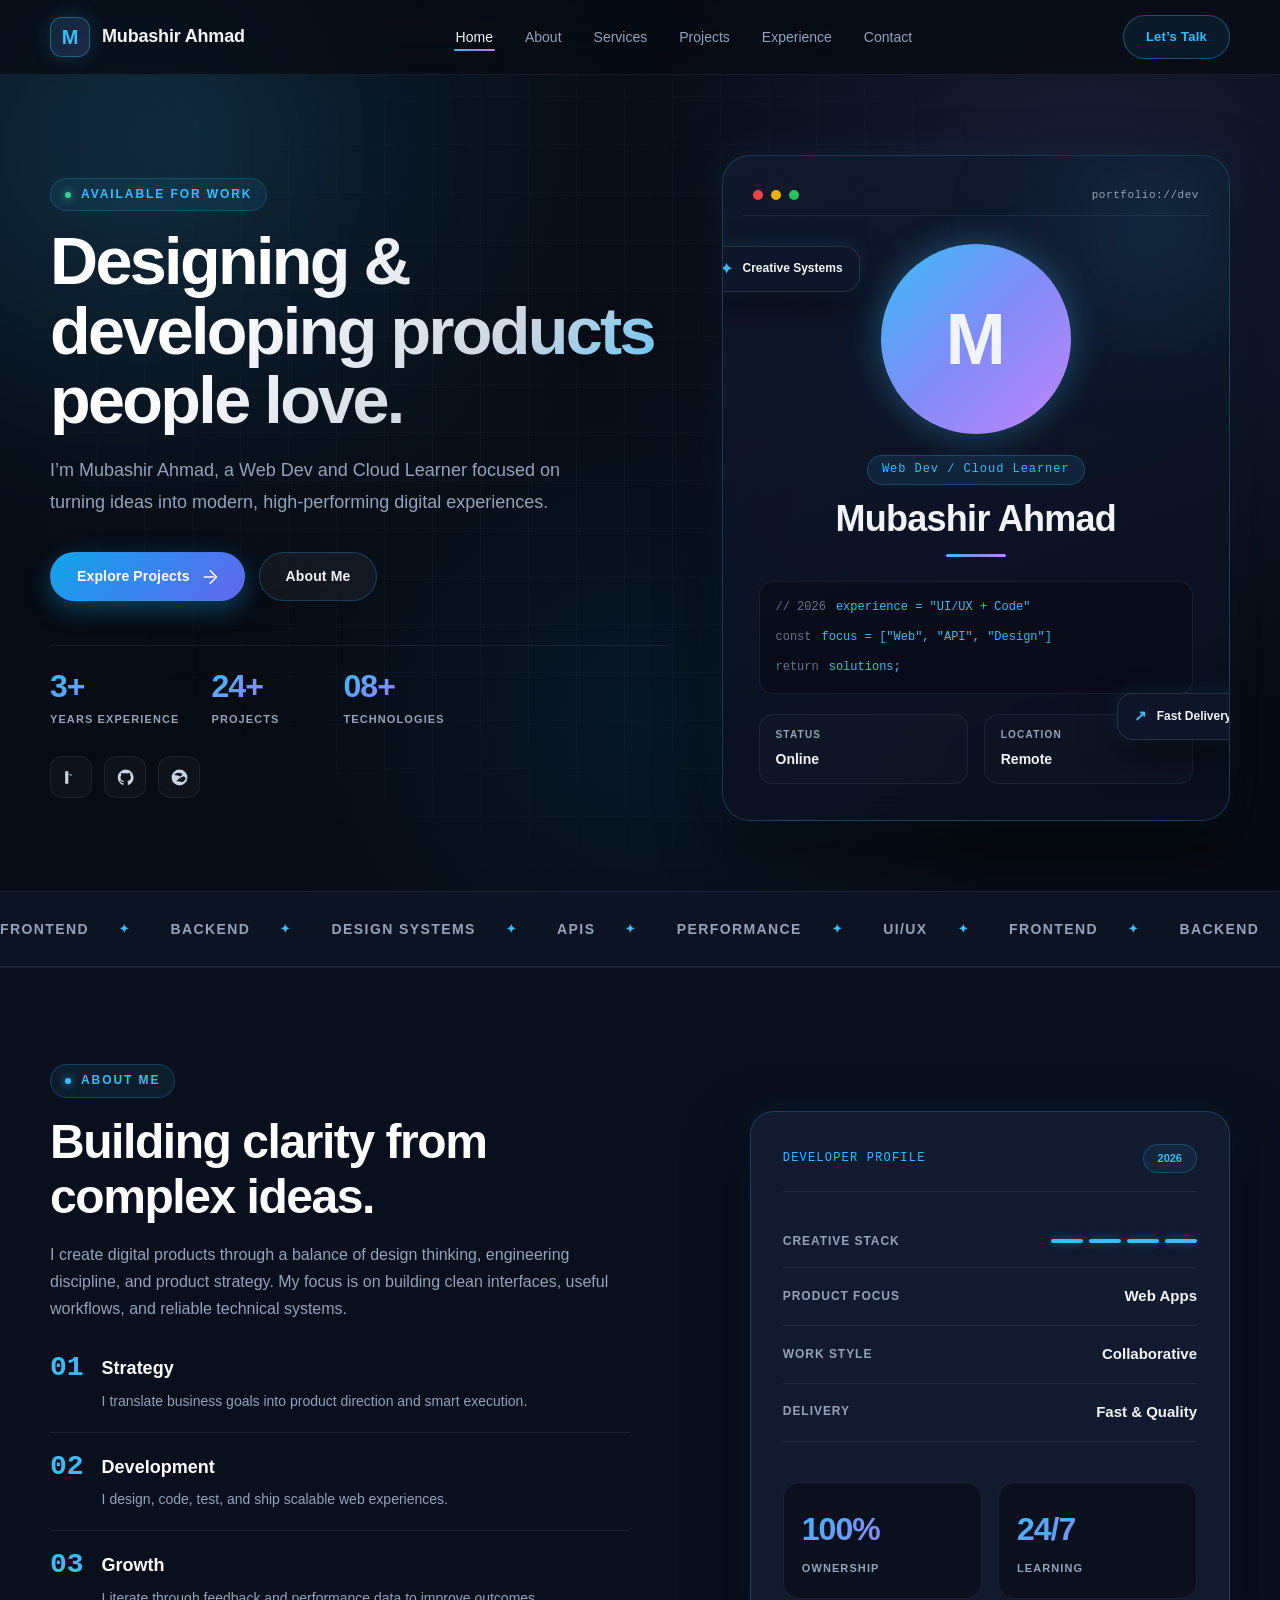
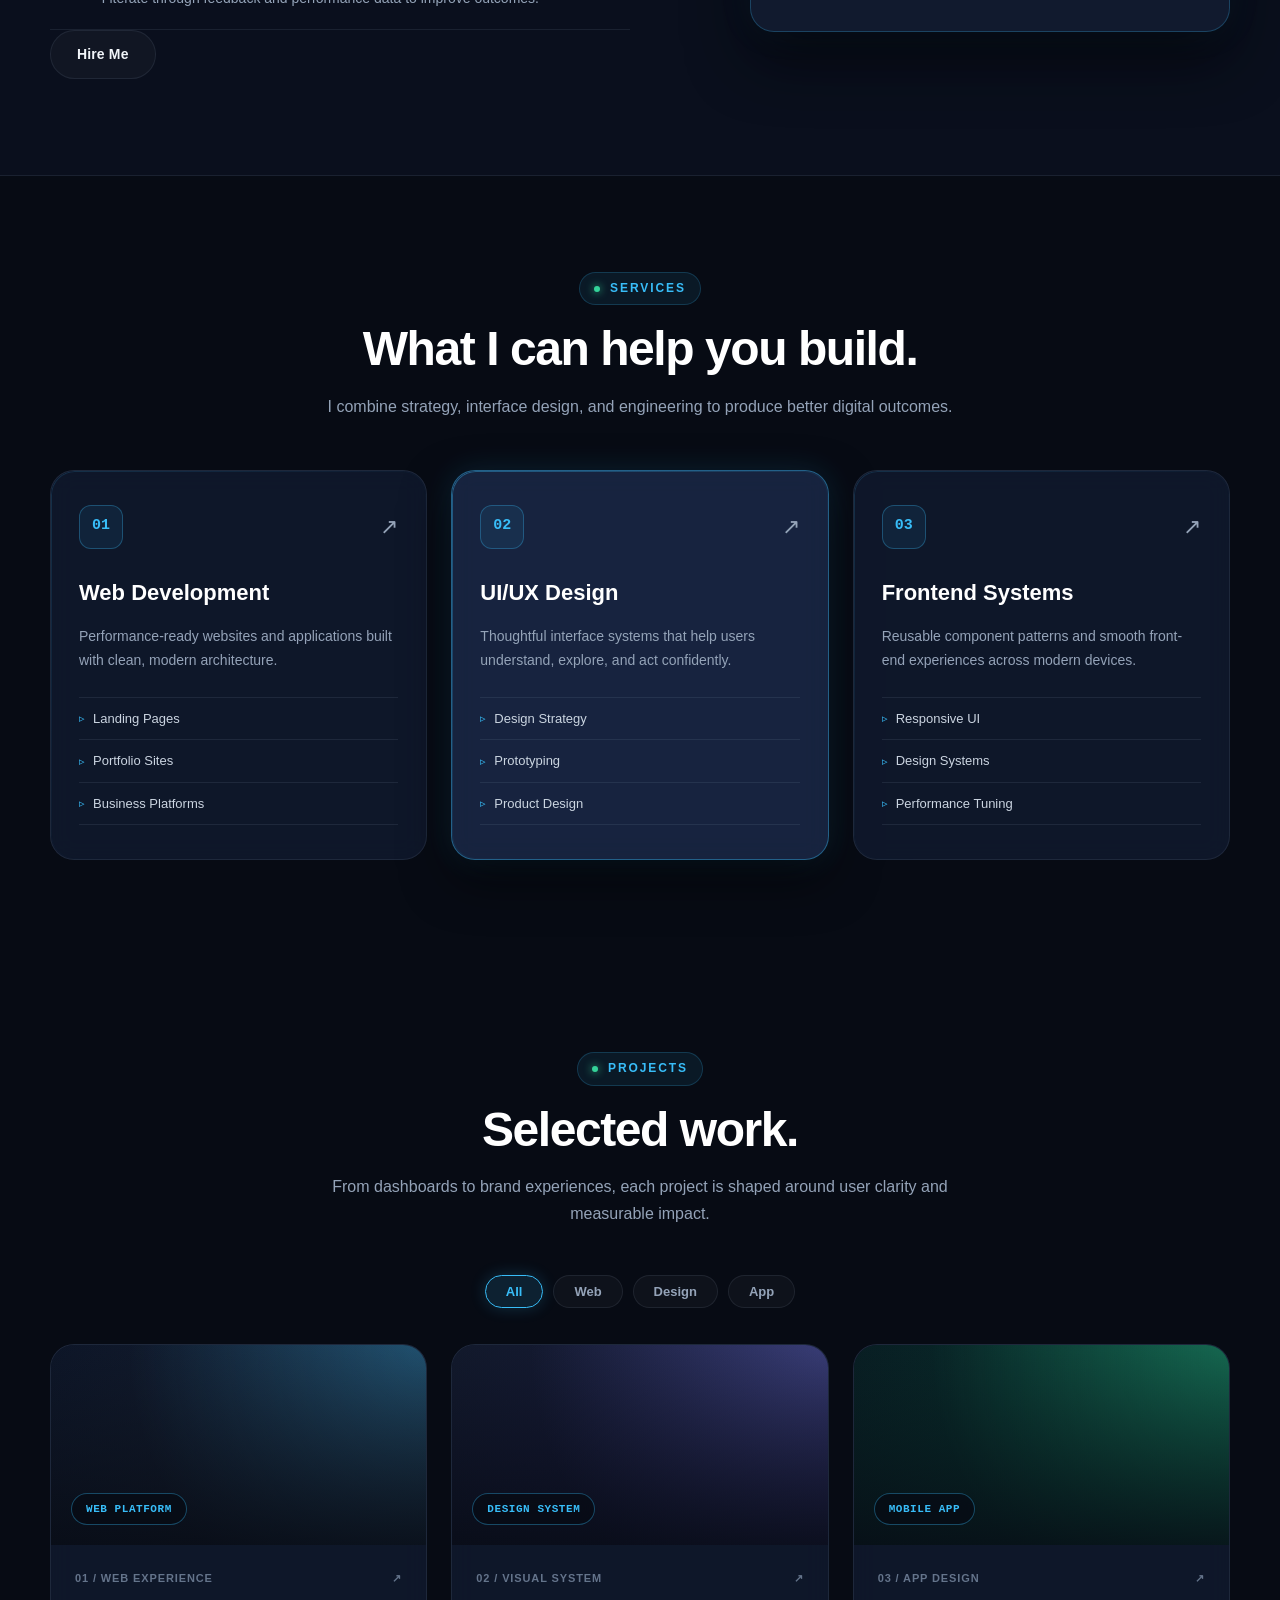
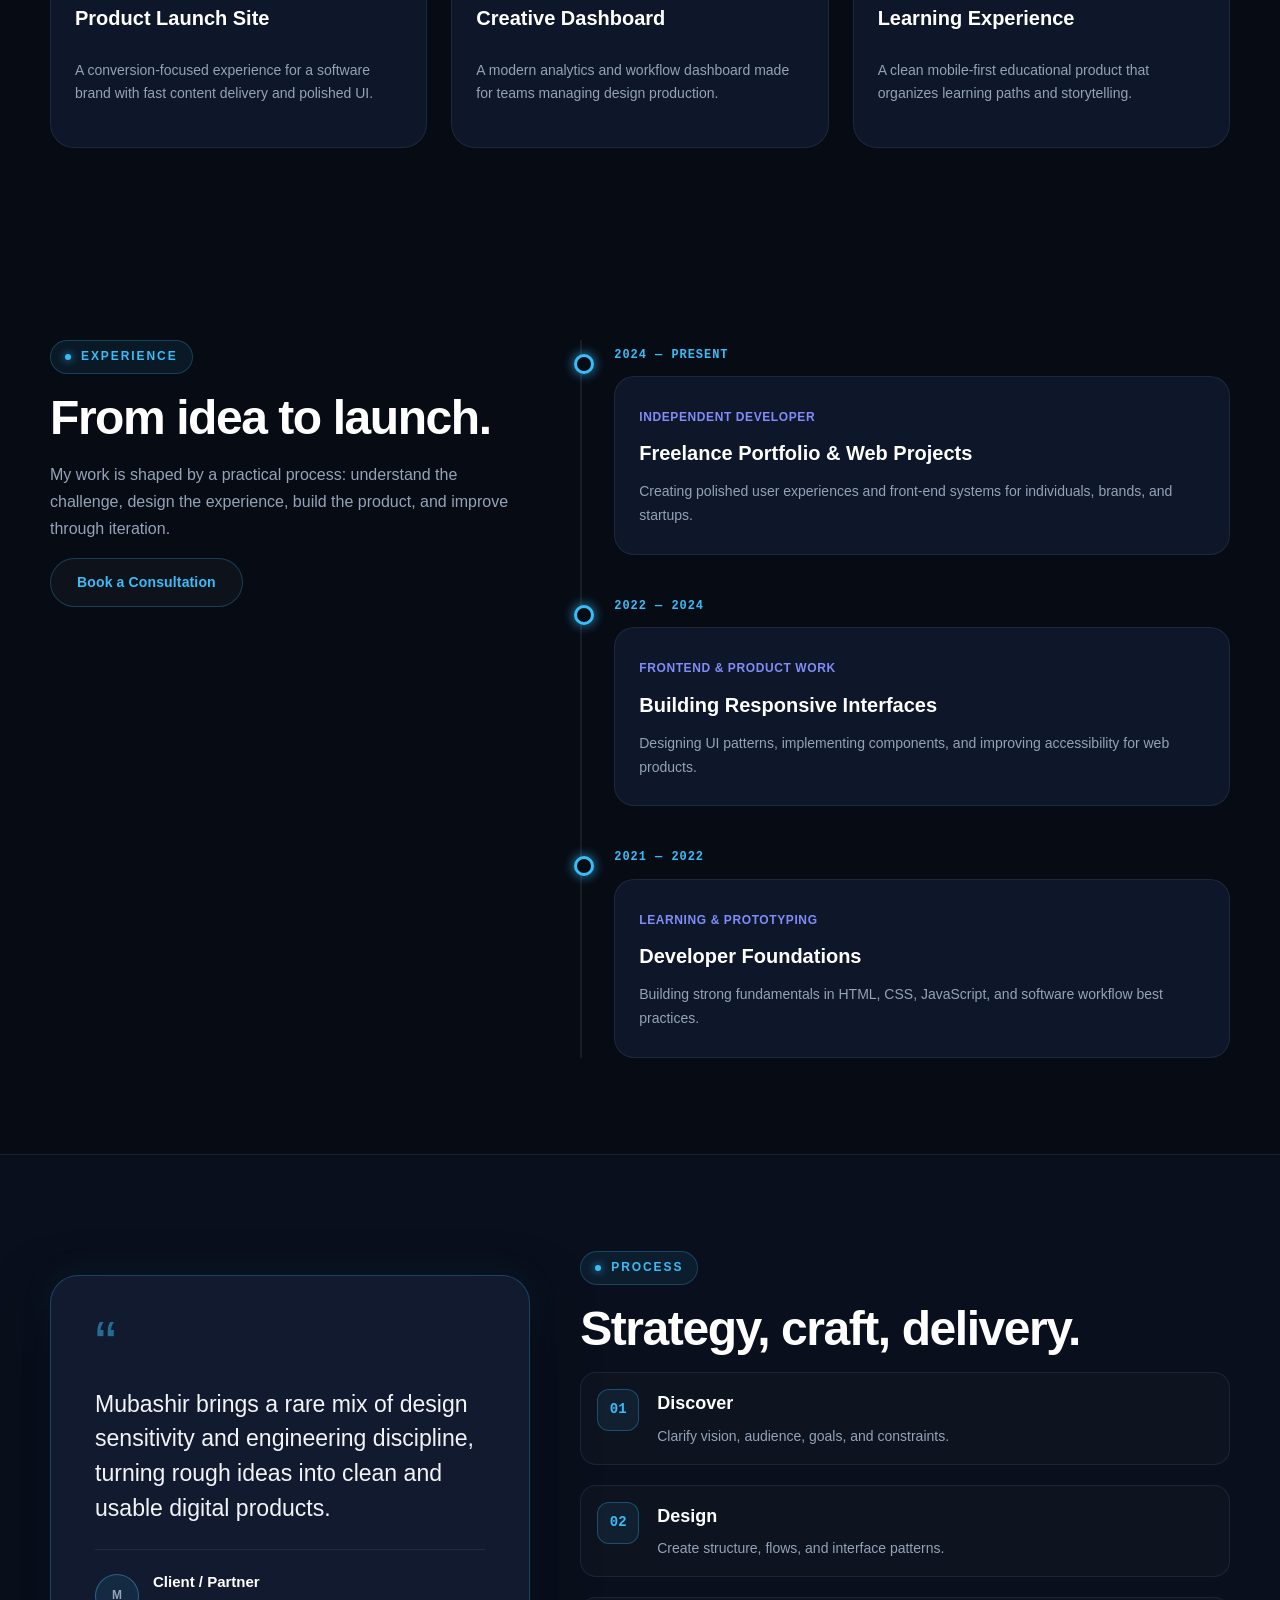
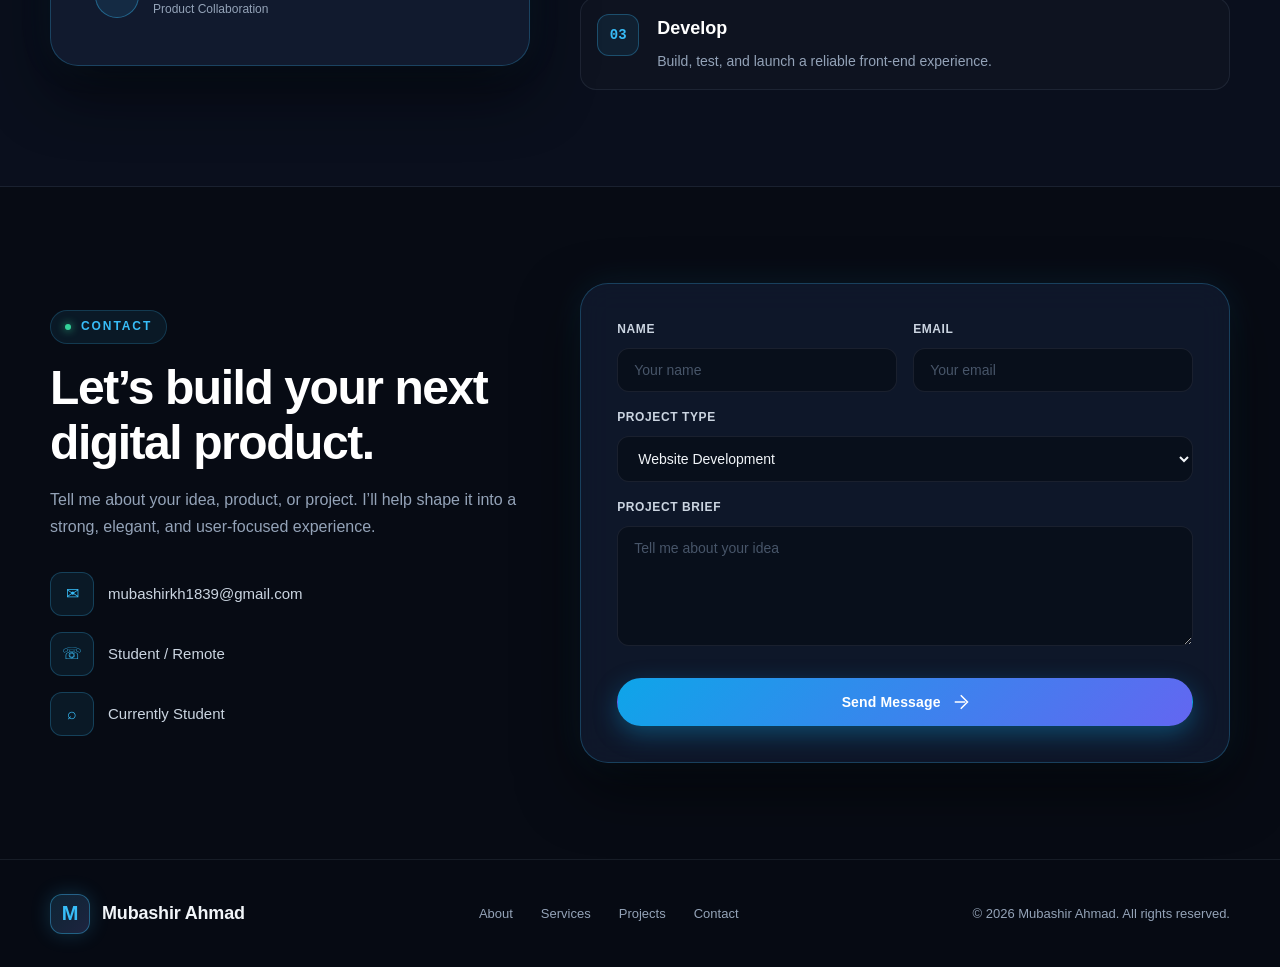
<file: index.response.html>
<!DOCTYPE html>
<html lang="en">
<head>
  <!-- Global metadata: update title, description, and page metadata here -->
  <meta charset="UTF-8" />
  <meta name="viewport" content="width=device-width, initial-scale=1.0" />
  <meta name="description" content="Mubashir Ahmad portfolio" />
  <title>Mubashir Ahmad | Portfolio</title>
  <link rel="stylesheet" href="styles.css" />
</head>
<body>
  <div class="site-shell">
    <header class="site-header">
      <nav class="navbar container">
        <!-- Navbar / brand section: replace the brand name and the navigation labels if needed -->
        <a class="brand" href="#home" aria-label="Mubashir Ahmad">
          <span class="brand-mark">M</span>
          <span class="brand-text">Mubashir Ahmad</span>
        </a>

        <button class="nav-toggle" aria-label="Toggle navigation" aria-expanded="false">
          <span></span>
          <span></span>
          <span></span>
        </button>

        <ul class="nav-menu">
          <li><a class="nav-link active" href="#home">Home</a></li>
          <li><a class="nav-link" href="#about">About</a></li>
          <li><a class="nav-link" href="#services">Services</a></li>
          <li><a class="nav-link" href="#projects">Projects</a></li>
          <li><a class="nav-link" href="#experience">Experience</a></li>
          <li><a class="nav-link" href="#contact">Contact</a></li>
        </ul>

        <a class="header-button" href="#contact">Let’s Talk</a>
      </nav>
    </header>

    <main>
      <!-- HERO SECTION: replace your name, professional title, short intro, and CTA links here -->
      <section class="hero section-pad" id="home">
        <div class="container hero-grid">
          <div class="hero-copy reveal">
            <!-- Hero label: update to your availability or status -->
            <div class="section-label">
              <span></span>
              Available for work
            </div>
            <!-- Hero headline: add your name or a short headline here -->
            <h1>Designing & developing products people love.</h1>
            <p class="hero-lede">
              I’m Mubashir Ahmad, a Web Dev and Cloud Learner focused on turning ideas into modern,
              high-performing digital experiences.
            </p>

            <div class="hero-actions">
              <!-- Hero CTA: update these text links and goals -->
              <a class="btn btn-primary" href="#projects">
                <span>Explore Projects</span>
                <svg viewBox="0 0 24 24" class="btn-icon">
                  <path d="M5 12h14M13 3l9 9-9 9" />
                </svg>
              </a>
              <a class="btn btn-secondary" href="#about">About Me</a>
            </div>

            <div class="hero-proof">
              <!-- Hero stats: replace these with your real experience, project, and skill statistics -->
              <div>
                <span class="proof-number">3+</span>
                <span class="proof-label">Years Experience</span>
              </div>
              <div>
                <span class="proof-number">24+</span>
                <span class="proof-label">Projects</span>
              </div>
              <div>
                <span class="proof-number">08+</span>
                <span class="proof-label">Technologies</span>
              </div>
            </div>

            <div class="hero-social">
              <a href="#" aria-label="LinkedIn">
                <svg viewBox="0 0 24 24"><path d="M4 4h4v16H4zM8 8h4v2h.2..." /></svg>
              </a>
              <a href="#" aria-label="GitHub">
                <svg viewBox="0 0 24 24"><path d="M12 2a10 10 0 0 0-3.2 19.4c.5.1.7-.2.7-.5v-2c-2.8.6-3.4-1.2-3.4-1.2-.4-1.1-1-1.4-1-1.4-.8-.6.1-.6.1-.6 1 .1 1.6 1.1 1.6 1.1.8 1.4 2.2 1 2.8.8.1-.6.3-1 .6-1.2-2.2-.3-4.5-1.1-4.5-5 0-1.1.4-2 1.1-2.7-.1-.3-.5-1.3.1-2.7 0 0 .9-.3 2.8 1.1a9.5 9.5 0 0 1 5.1 0c1.9-1.4 2.8-1.1 2.8-1.1.6 1.4.2 2.4.1 2.7.7.7 1.1 1.6 1.1 2.7 0 3.9-2.3 4.7-4.5 5 .3.3.6.9.6 1.8v2.7c0 .3.2.6.7.5A10 10 0 0 0 12 2z" /></svg>
              </a>
              <a href="#" aria-label="Dribbble">
                <svg viewBox="0 0 24 24"><path d="M12 2a10 10 0 1 0 10 10A10 10 0 0 0 12 2zM5.1 8.8a8.8 8.8 0 0 1 10.7-1.2 20.1 20.1 0 0 0-2.1 3.2A20.1 20.1 0 0 0 5.1 8.8zM7.9 16.7a17.7 17.7 0 0 1 9.7-6.2 15.5 15.5 0 0 1 2.5 2.8A8.9 8.9 0 0 1 15 17.9a16.1 16.1 0 0 0-5.2-1.2c-.1 0-.2 0-.4 0a21.3 21.3 0 0 0-1.5 0z" /></svg>
              </a>
            </div>
          </div>

          <aside class="hero-panel reveal">
            <div class="hero-card">
              <div class="hero-card-top">
                <span class="card-dot"></span>
                <span class="card-dot"></span>
                <span class="card-dot"></span>
                <span class="card-title">portfolio://dev</span>
              </div>
              <!-- HERO PROFILE CARD: add your photo/profile image, title, and status details here -->

              <div class="profile-card">
                <div class="profile-photo">
                  <div class="profile-photo-inner">
                    <span class="profile-initial">M</span>
                  </div>
                </div>
                <div class="profile-details">
                  <span class="profile-role">Web Dev / Cloud Learner</span>
                  <h3>Mubashir Ahmad</h3>
                  <span class="profile-line"></span>
                </div>

                <div class="code-stack">
                  <!-- Hero code panel: replace the code lines with your technologies or stack -->
                  <div class="code-line">
                    <span class="code-comment">// 2026</span>
                    <span class="code-value">experience = "UI/UX + Code"</span>
                  </div>
                  <div class="code-line">
                    <span class="code-comment">const</span>
                    <span class="code-value">focus = ["Web", "API", "Design"]</span>
                  </div>
                  <div class="code-line">
                    <span class="code-comment">return</span>
                    <span class="code-value">solutions;</span>
                  </div>
                </div>

                <div class="signal-grid">
                  <div>
                    <span class="signal-label">Status</span>
                    <span class="signal-value">Online</span>
                  </div>
                  <div>
                    <span class="signal-label">Location</span>
                    <span class="signal-value">Remote</span>
                  </div>
                </div>
              </div>

              <div class="floating-card floating-card-one">
                <span class="floating-card-icon">✦</span>
                <span>Creative Systems</span>
              </div>
              <div class="floating-card floating-card-two">
                <span class="floating-card-icon">↗</span>
                <span>Fast Delivery</span>
              </div>
              <!-- Hero floating badges: replace text with your product focus or last project -->
            </div>
          </aside>
        </div>
      </section>

      <!-- MARQUEE / SKILLS STRIP: replace skill labels with your actual skills/tools -->
      <section class="marquee">
        <div class="marquee-track">
          <span>Frontend</span>
          <span>Backend</span>
          <span>Design Systems</span>
          <span>APIs</span>
          <span>Performance</span>
          <span>UI/UX</span>
          <span>Frontend</span>
          <span>Backend</span>
          <span>Design Systems</span>
          <span>APIs</span>
          <span>Performance</span>
          <span>UI/UX</span>
        </div>
      </section>

      <!-- ABOUT SECTION: replace this text with your short biography and personal values -->
      <section class="section section-light" id="about">
        <div class="container two-column">
          <div class="section-intro reveal">
            <span class="section-label dark">
              <span></span>
              About Me
            </span>
            <!-- About heading and paragraph: write your biography here -->
            <h2>Building clarity from complex ideas.</h2>
            <p>
              I create digital products through a balance of design thinking,
              engineering discipline, and product strategy. My focus is on 
              building clean interfaces, useful workflows, and reliable technical systems.
            </p>

            <div class="about-highlights">
              <!-- About feature highlights: replace these with your personal strengths -->
              <div class="about-highlight">
                <span class="highlight-number">01</span>
                <div>
                  <h4>Strategy</h4>
                  <p>I translate business goals into product direction and smart execution.</p>
                </div>
              </div>
              <div class="about-highlight">
                <span class="highlight-number">02</span>
                <div>
                  <h4>Development</h4>
                  <p>I design, code, test, and ship scalable web experiences.</p>
                </div>
              </div>
              <div class="about-highlight">
                <span class="highlight-number">03</span>
                <div>
                  <h4>Growth</h4>
                  <p>I iterate through feedback and performance data to improve outcomes.</p>
                </div>
              </div>
            </div>

            <a class="btn btn-ghost" href="#contact">Hire Me</a>
          </div>

          <div class="about-card reveal">
            <div class="about-card-inner">
              <div class="about-card-top">
                <span class="metric-label">Developer Profile</span>
                <span class="metric-status">2026</span>
              </div>

              <div class="about-card-body">
                <!-- About profile card: update profile numbers and skills stack -->
                <div class="about-card-row">
                  <span class="card-row-label">Creative Stack</span>
                  <div class="card-row-bars">
                    <span></span><span></span><span></span><span></span>
                  </div>
                </div>
                <div class="about-card-row">
                  <span class="card-row-label">Product Focus</span>
                  <span class="card-row-value">Web Apps</span>
                </div>
                <div class="about-card-row">
                  <span class="card-row-label">Work Style</span>
                  <span class="card-row-value">Collaborative</span>
                </div>
                <div class="about-card-row">
                  <span class="card-row-label">Delivery</span>
                  <span class="card-row-value">Fast & Quality</span>
                </div>
              </div>

              <div class="about-card-grid">
                <div>
                  <span class="mini-number">100%</span>
                  <span class="mini-label">Ownership</span>
                </div>
                <div>
                  <span class="mini-number">24/7</span>
                  <span class="mini-label">Learning</span>
                </div>
              </div>
            </div>
          </div>
        </div>
      </section>

      <!-- SERVICES SECTION: add the services you provide or want to show -->
      <section class="section" id="services">
        <div class="container centered">
          <div class="section-heading reveal">
            <!-- Services heading: update service title and service intro -->
            <span class="section-label">
              <span></span>
              Services
            </span>
            <h2>What I can help you build.</h2>
            <p>I combine strategy, interface design, and engineering to produce better digital outcomes.</p>
          </div>

          <div class="service-grid">
            <!-- Service card 1: replace with one service you offer -->
            <article class="service-card reveal">
              <div class="service-card-head">
                <span class="service-icon">01</span>
                <span class="service-arrow">↗</span>
              </div>
              <h3>Web Development</h3>
              <p>Performance-ready websites and applications built with clean, modern architecture.</p>
              <ul class="service-list">
                <li>Landing Pages</li>
                <li>Portfolio Sites</li>
                <li>Business Platforms</li>
              </ul>
            </article>

            <!-- Service card 2: replace with your second service -->
            <article class="service-card active reveal">
              <div class="service-card-head">
                <span class="service-icon">02</span>
                <span class="service-arrow">↗</span>
              </div>
              <h3>UI/UX Design</h3>
              <p>Thoughtful interface systems that help users understand, explore, and act confidently.</p>
              <ul class="service-list">
                <li>Design Strategy</li>
                <li>Prototyping</li>
                <li>Product Design</li>
              </ul>
            </article>

            <!-- Service card 3: replace with your third service -->
            <article class="service-card reveal">
              <div class="service-card-head">
                <span class="service-icon">03</span>
                <span class="service-arrow">↗</span>
              </div>
              <h3>Frontend Systems</h3>
              <p>Reusable component patterns and smooth front-end experiences across modern devices.</p>
              <ul class="service-list">
                <li>Responsive UI</li>
                <li>Design Systems</li>
                <li>Performance Tuning</li>
              </ul>
            </article>
          </div>
        </div>
      </section>

      <!-- PROJECTS SECTION: add your real project cards and adjust categories -->
      <section class="section section-dark" id="projects">
        <div class="container">
          <div class="section-heading centered light reveal">
            <!-- Projects heading: replace project heading and intro -->
            <span class="section-label">
              <span></span>
              Projects
            </span>
            <h2>Selected work.</h2>
            <p>From dashboards to brand experiences, each project is shaped around user clarity and measurable impact.</p>
          </div>

          <div class="project-controls reveal">
            <!-- Project filters: use the categories that match your project topics -->
            <button class="filter-chip active" data-filter="all">All</button>
            <button class="filter-chip" data-filter="web">Web</button>
            <button class="filter-chip" data-filter="design">Design</button>
            <button class="filter-chip" data-filter="app">App</button>
          </div>

          <div class="project-grid">
            <!-- Project card 1: replace title, category, and project details -->
            <article class="project-card reveal" data-category="web">
              <div class="project-thumbnail thumb-one">
                <span class="project-tag">Web Platform</span>
              </div>
              <div class="project-content">
                <div class="project-meta">
                  <span>01 / Web Experience</span>
                  <span class="project-icon">↗</span>
                </div>
                <h3>Product Launch Site</h3>
                <p>A conversion-focused experience for a software brand with fast content delivery and polished UI.</p>
              </div>
            </article>

            <!-- Project card 2: replace title, category, and project details -->
            <article class="project-card reveal" data-category="design">
              <div class="project-thumbnail thumb-two">
                <span class="project-tag">Design System</span>
              </div>
              <div class="project-content">
                <div class="project-meta">
                  <span>02 / Visual System</span>
                  <span class="project-icon">↗</span>
                </div>
                <h3>Creative Dashboard</h3>
                <p>A modern analytics and workflow dashboard made for teams managing design production.</p>
              </div>
            </article>

            <!-- Project card 3: replace title, category, and project details -->
            <article class="project-card reveal" data-category="app">
              <div class="project-thumbnail thumb-three">
                <span class="project-tag">Mobile App</span>
              </div>
              <div class="project-content">
                <div class="project-meta">
                  <span>03 / App Design</span>
                  <span class="project-icon">↗</span>
                </div>
                <h3>Learning Experience</h3>
                <p>A clean mobile-first educational product that organizes learning paths and storytelling.</p>
              </div>
            </article>
          </div>
        </div>
      </section>

      <!-- EXPERIENCE SECTION: replace with your education, work history, and milestones -->
      <!-- Experience section: replace with your job, internship, education, or timeline details -->
      <section class="section" id="experience">
        <div class="container experience-grid">
          <div class="section-intro reveal">
            <span class="section-label dark">
              <span></span>
              Experience
            </span>
            <h2>From idea to launch.</h2>
            <p>
              My work is shaped by a practical process: understand the challenge,
              design the experience, build the product, and improve through iteration.
            </p>
            <a class="btn btn-ghost dark-btn" href="#contact">Book a Consultation</a>
          </div>

          <div class="timeline reveal">
            <!-- Timeline card 1: replace this timeline event -->
            <div class="timeline-item">
              <span class="timeline-date">2024 — Present</span>
              <div class="timeline-card">
                <span class="timeline-status">Independent Developer</span>
                <h3>Freelance Portfolio & Web Projects</h3>
                <p>Creating polished user experiences and front-end systems for individuals, brands, and startups.</p>
              </div>
            </div>
            <!-- Timeline card 2: replace this timeline event -->
            <div class="timeline-item">
              <span class="timeline-date">2022 — 2024</span>
              <div class="timeline-card">
                <span class="timeline-status">Frontend & Product Work</span>
                <h3>Building Responsive Interfaces</h3>
                <p>Designing UI patterns, implementing components, and improving accessibility for web products.</p>
              </div>
            </div>
            <!-- Timeline card 3: replace this timeline event -->
            <div class="timeline-item">
              <span class="timeline-date">2021 — 2022</span>
              <div class="timeline-card">
                <span class="timeline-status">Learning & Prototyping</span>
                <h3>Developer Foundations</h3>
                <p>Building strong fundamentals in HTML, CSS, JavaScript, and software workflow best practices.</p>
              </div>
            </div>
          </div>
        </div>
      </section>

      <!-- TESTIMONIAL / PROCESS SECTION: replace with your professional quote or process steps -->
      <!-- Testimonial and process: replace testimonial text and process steps -->
      <section class="section testimonial-section">
        <div class="container testimonial-grid">
          <div class="testimonial-card reveal">
            <span class="quote-mark">“</span>
            <p>
              Mubashir brings a rare mix of design sensitivity and engineering discipline,
              turning rough ideas into clean and usable digital products.
            </p>
            <div class="testimonial-author">
              <span class="author-avatar">M</span>
              <div>
                <strong>Client / Partner</strong>
                <span>Product Collaboration</span>
              </div>
            </div>
          </div>
          <div class="testimonial-content reveal">
            <span class="section-label dark">
              <span></span>
              Process
            </span>
            <h2>Strategy, craft, delivery.</h2>
            <div class="process-list">
              <div class="process-row">
                <span class="process-number">01</span>
                <div>
                  <h4>Discover</h4>
                  <p>Clarify vision, audience, goals, and constraints.</p>
                </div>
              </div>
              <div class="process-row">
                <span class="process-number">02</span>
                <div>
                  <h4>Design</h4>
                  <p>Create structure, flows, and interface patterns.</p>
                </div>
              </div>
              <div class="process-row">
                <span class="process-number">03</span>
                <div>
                  <h4>Develop</h4>
                  <p>Build, test, and launch a reliable front-end experience.</p>
                </div>
              </div>
            </div>
          </div>
        </div>
      </section>

      <!-- CONTACT SECTION: replace email, phone, and your location details here -->
      <!-- Contact form: add your contact details, location, and email -->
      <section class="section contact-section" id="contact">
        <div class="container contact-grid">
          <div class="contact-copy reveal">
            <span class="section-label">
              <span></span>
              Contact
            </span>
            <h2>Let’s build your next digital product.</h2>
            <p>
              Tell me about your idea, product, or project. I’ll help shape it into a strong,
              elegant, and user-focused experience.
            </p>

            <div class="contact-list">
              <div class="contact-item">
                <span class="contact-icon">✉</span>
                <span>mubashirkh1839@gmail.com</span>
              </div>
              <div class="contact-item">
                <span class="contact-icon">☏</span>
                <span>Student / Remote</span>
              </div>
              <div class="contact-item">
                <span class="contact-icon">⌕</span>
                <span>Currently Student</span>
              </div>
            </div>
          </div>

          <form class="contact-form reveal">
            <div class="form-grid">
              <label>
                <span>Name</span>
                <input type="text" name="name" placeholder="Your name" />
              </label>
              <label>
                <span>Email</span>
                <input type="email" name="email" placeholder="Your email" />
              </label>
            </div>

            <label>
              <span>Project Type</span>
              <select name="project">
                <option>Website Development</option>
                <option>UI/UX Design</option>
                <option>Frontend Product</option>
                <option>Other</option>
              </select>
            </label>

            <label>
              <span>Project Brief</span>
              <textarea name="message" rows="5" placeholder="Tell me about your idea"></textarea>
            </label>

            <button class="btn btn-primary submit-btn" type="button">
              <span>Send Message</span>
              <svg viewBox="0 0 24 24" class="btn-icon">
                <path d="M5 12h14M13 3l9 9-9 9" />
              </svg>
            </button>
          </form>
        </div>
      </section>
    </main>

    <!-- FOOTER: update footer text, brand title, and social/project navigation links -->
    <footer class="site-footer">
      <div class="container footer-grid">
        <a class="brand footer-brand" href="#home">
          <span class="brand-mark">M</span>
          <span class="brand-text">Mubashir Ahmad</span>
        </a>
        <div class="footer-links">
          <a href="#about">About</a>
          <a href="#services">Services</a>
          <a href="#projects">Projects</a>
          <a href="#contact">Contact</a>
        </div>
        <span class="footer-copy">© 2026 Mubashir Ahmad. All rights reserved.</span>
      </div>
    </footer>
  </div>

  <script src="script.js"></script>
</body>
</html>
</file>
<file: styles.css>
/* ==========================================================================
   MODERN TECH DARK DESIGN SYSTEM
   Palette: Deep Midnight Navy / Sapphire Glow / Electric Cyan & Indigo
   ========================================================================== */

* {
  box-sizing: border-box;
  -webkit-font-smoothing: antialiased;
  -moz-osx-font-smoothing: grayscale;
  text-rendering: optimizeLegibility;
}

:root {
  /* Background layers */
  --bg: #070b14;
  --bg-soft: #0c1222;
  --panel: #111a2e;
  --panel-soft: #17233d;
  --panel-card: rgba(18, 28, 51, 0.72);
  --card-hover: rgba(26, 40, 71, 0.85);

  /* Typography */
  --text: #f1f5f9;
  --muted: #94a3b8;
  --muted-light: #cbd5e1;
  --gray: #64748b;
  --subtle: #475569;

  /* Modern Tech Accents */
  --primary: #38bdf8;         /* Electric Sky Cyan */
  --primary-glow: #0284c7;
  --accent: #818cf8;          /* Indigo Violet */
  --emerald: #34d399;         /* High-tech Emerald status */
  --neon-gradient: linear-gradient(135deg, #38bdf8 0%, #818cf8 50%, #c084fc 100%);
  --cyber-gradient: linear-gradient(135deg, #0ea5e9, #6366f1);

  /* Lines & Glassmorphism */
  --line: rgba(148, 163, 184, 0.12);
  --line-strong: rgba(56, 189, 248, 0.25);
  --glass: rgba(15, 23, 42, 0.65);
  --glass-border: rgba(255, 255, 255, 0.08);
  --shadow: rgba(0, 0, 0, 0.55);
  --shadow-glow: rgba(56, 189, 248, 0.15);

  /* Fonts & Grid */
  --font: "Plus Jakarta Sans", "Inter", -apple-system, BlinkMacSystemFont, "Segoe UI", Roboto, sans-serif;
  --serif: "Plus Jakarta Sans", "Inter", sans-serif;
  --mono: "JetBrains Mono", "Fira Code", monospace;
  --container: min(1180px, calc(100vw - 64px));
}

html {
  scroll-behavior: smooth;
  color-scheme: dark;
}

body {
  margin: 0;
  color: var(--text);
  background-color: var(--bg);
  background-image:
    radial-gradient(circle at 15% 15%, rgba(56, 189, 248, 0.12), transparent 35%),
    radial-gradient(circle at 85% 25%, rgba(129, 140, 248, 0.14), transparent 40%),
    radial-gradient(circle at 50% 80%, rgba(14, 165, 233, 0.08), transparent 40%);
  background-attachment: fixed;
  font-family: var(--font);
  line-height: 1.65;
  min-height: 100vh;
  overflow-x: hidden;
}

/* Glowing ambient orbs */
body::after {
  content: "";
  position: fixed;
  width: 500px;
  height: 500px;
  border-radius: 50%;
  background: radial-gradient(circle, rgba(56, 189, 248, 0.15), transparent 70%);
  filter: blur(100px);
  left: -150px;
  top: -100px;
  pointer-events: none;
  z-index: 0;
}

/* Subtle tech grid background */
body::before {
  content: "";
  position: fixed;
  inset: 0;
  background-image:
    linear-gradient(to right, rgba(255, 255, 255, 0.03) 1px, transparent 1px),
    linear-gradient(to bottom, rgba(255, 255, 255, 0.03) 1px, transparent 1px);
  background-size: 48px 48px;
  mask-image: radial-gradient(ellipse at center, black 40%, transparent 80%);
  -webkit-mask-image: radial-gradient(ellipse at center, black 40%, transparent 80%);
  opacity: 0.8;
  pointer-events: none;
  z-index: 0;
}

img, svg {
  display: block;
}

a {
  color: inherit;
  text-decoration: none;
}

button, input, textarea, select {
  font-family: inherit;
}

.site-shell {
  min-height: 100vh;
  position: relative;
  z-index: 1;
}

.container {
  width: var(--container);
  margin: 0 auto;
}

/* ==========================================================================
   NAVIGATION BAR
   ========================================================================== */

.site-header {
  position: sticky;
  top: 0;
  z-index: 100;
  background: rgba(7, 11, 20, 0.78);
  backdrop-filter: blur(20px);
  -webkit-backdrop-filter: blur(20px);
  border-bottom: 1px solid var(--line);
  transition: all 0.3s ease;
}

.navbar {
  min-height: 74px;
  display: flex;
  align-items: center;
  justify-content: space-between;
  gap: 30px;
}

.brand {
  display: flex;
  align-items: center;
  gap: 12px;
  font-weight: 700;
  letter-spacing: -0.02em;
  color: var(--text);
}

.brand-mark {
  width: 40px;
  height: 40px;
  border-radius: 12px;
  border: 1px solid rgba(56, 189, 248, 0.4);
  background: linear-gradient(135deg, rgba(56, 189, 248, 0.15), rgba(129, 140, 248, 0.2));
  color: var(--primary);
  display: flex;
  align-items: center;
  justify-content: center;
  font-weight: 800;
  font-size: 20px;
  box-shadow: 0 0 20px rgba(56, 189, 248, 0.2);
  transition: all 0.3s ease;
}

.brand:hover .brand-mark {
  transform: scale(1.05) rotate(-3deg);
  border-color: var(--primary);
  box-shadow: 0 0 25px rgba(56, 189, 248, 0.4);
}

.brand-text {
  font-size: 18px;
  font-weight: 700;
  letter-spacing: -0.01em;
}

.nav-menu {
  display: flex;
  align-items: center;
  gap: 28px;
  list-style: none;
  padding: 0;
  margin: 0;
}

.nav-link {
  position: relative;
  color: var(--muted);
  font-size: 14px;
  font-weight: 500;
  padding: 6px 2px;
  transition: color 0.25s ease;
}

.nav-link::after {
  content: "";
  position: absolute;
  left: 0;
  bottom: 0;
  height: 2px;
  width: 0%;
  border-radius: 4px;
  background: var(--neon-gradient);
  transition: width 0.3s cubic-bezier(0.16, 1, 0.3, 1);
}

.nav-link:hover,
.nav-link.active {
  color: var(--text);
}

.nav-link:hover::after,
.nav-link.active::after {
  width: 100%;
}

.header-button {
  padding: 10px 22px;
  border-radius: 999px;
  border: 1px solid rgba(56, 189, 248, 0.35);
  background: rgba(56, 189, 248, 0.08);
  color: var(--primary);
  font-size: 13px;
  font-weight: 600;
  letter-spacing: 0.02em;
  transition: all 0.3s ease;
}

.header-button:hover {
  background: var(--primary);
  color: var(--bg);
  border-color: var(--primary);
  box-shadow: 0 0 24px rgba(56, 189, 248, 0.4);
  transform: translateY(-2px);
}

.nav-toggle {
  display: none;
  background: none;
  border: none;
  cursor: pointer;
  padding: 8px;
}

.nav-toggle span {
  display: block;
  height: 2px;
  width: 24px;
  background: var(--text);
  margin: 5px 0;
  transition: all 0.3s ease;
}

/* ==========================================================================
   BUTTONS & BADGES
   ========================================================================== */

.btn {
  display: inline-flex;
  align-items: center;
  justify-content: center;
  gap: 10px;
  min-height: 48px;
  padding: 12px 26px;
  border-radius: 999px;
  font-size: 14px;
  font-weight: 600;
  letter-spacing: 0.01em;
  cursor: pointer;
  transition: all 0.25s cubic-bezier(0.16, 1, 0.3, 1);
  text-decoration: none;
}

.btn-primary {
  background: var(--cyber-gradient);
  border: 1px solid transparent;
  color: #ffffff;
  box-shadow: 0 8px 24px rgba(14, 165, 233, 0.35);
}

.btn-primary:hover {
  transform: translateY(-2px);
  box-shadow: 0 12px 30px rgba(56, 189, 248, 0.5);
  color: #ffffff;
  border-color: rgba(255, 255, 255, 0.2);
}

.btn-secondary {
  background: rgba(255, 255, 255, 0.05);
  border: 1px solid var(--line-strong);
  color: var(--text);
  backdrop-filter: blur(8px);
}

.btn-secondary:hover,
.btn-ghost:hover {
  background: rgba(56, 189, 248, 0.12);
  border-color: var(--primary);
  color: var(--primary);
  transform: translateY(-2px);
  box-shadow: 0 8px 24px rgba(56, 189, 248, 0.15);
}

.btn-ghost {
  color: var(--text);
  border: 1px solid var(--line);
  background: rgba(255, 255, 255, 0.03);
}

.dark-btn {
  border-color: var(--line-strong);
  color: var(--primary);
}

.dark-btn:hover {
  background: var(--primary);
  color: var(--bg);
}

.btn-icon {
  width: 18px;
  height: 18px;
  stroke: currentColor;
  fill: none;
  stroke-width: 2;
  transition: transform 0.2s ease;
}

.btn:hover .btn-icon {
  transform: translateX(3px);
}

.section-label {
  position: relative;
  color: var(--primary);
  font-size: 12px;
  font-weight: 600;
  letter-spacing: 0.16em;
  text-transform: uppercase;
  display: inline-flex;
  align-items: center;
  gap: 10px;
  margin-bottom: 16px;
  padding: 6px 14px;
  border-radius: 999px;
  background: rgba(56, 189, 248, 0.08);
  border: 1px solid rgba(56, 189, 248, 0.2);
}

.section-label span {
  display: inline-block;
  height: 6px;
  width: 6px;
  border-radius: 50%;
  background: var(--emerald);
  box-shadow: 0 0 8px var(--emerald);
  animation: pulseGreen 2s infinite ease-in-out;
}

@keyframes pulseGreen {
  0%, 100% { opacity: 1; transform: scale(1); }
  50% { opacity: 0.5; transform: scale(0.85); }
}

.section-label.dark {
  color: var(--primary);
  background: rgba(56, 189, 248, 0.08);
  border-color: rgba(56, 189, 248, 0.25);
}

.section-label.dark span {
  background: var(--primary);
  box-shadow: 0 0 8px var(--primary);
}

/* ==========================================================================
   HERO SECTION
   ========================================================================== */

.section-pad {
  padding: 80px 0 70px;
}

.hero {
  position: relative;
  min-height: 680px;
  display: flex;
  align-items: center;
}

.hero-grid {
  display: grid;
  grid-template-columns: minmax(520px, 1.1fr) minmax(400px, 0.9fr);
  align-items: center;
  gap: 50px;
}

.hero-copy {
  max-width: 620px;
}

.hero-copy h1 {
  margin: 0 0 20px;
  font-size: clamp(48px, 5.2vw, 76px);
  line-height: 1.04;
  font-weight: 800;
  letter-spacing: -0.04em;
  background: linear-gradient(135deg, #ffffff 30%, #cbd5e1 70%, #38bdf8 100%);
  -webkit-background-clip: text;
  background-clip: text;
  -webkit-text-fill-color: transparent;
}

.hero-copy h1 .highlight-text {
  background: var(--neon-gradient);
  -webkit-background-clip: text;
  background-clip: text;
  -webkit-text-fill-color: transparent;
}

.hero-lede {
  color: var(--muted);
  font-size: clamp(16px, 1.8vw, 18px);
  max-width: 560px;
  line-height: 1.75;
  margin-bottom: 34px;
}

.hero-actions {
  display: flex;
  align-items: center;
  gap: 14px;
  flex-wrap: wrap;
}

.hero-proof {
  display: flex;
  align-items: center;
  gap: 32px;
  margin-top: 44px;
  flex-wrap: wrap;
  padding-top: 24px;
  border-top: 1px solid var(--line);
}

.hero-proof div {
  min-width: 100px;
}

.proof-number {
  display: block;
  color: #ffffff;
  font-size: clamp(28px, 2.5vw, 36px);
  line-height: 1;
  font-weight: 800;
  letter-spacing: -0.03em;
  background: var(--neon-gradient);
  -webkit-background-clip: text;
  background-clip: text;
  -webkit-text-fill-color: transparent;
}

.proof-label {
  display: block;
  color: var(--muted);
  font-size: 11px;
  font-weight: 600;
  text-transform: uppercase;
  letter-spacing: 0.1em;
  margin-top: 8px;
}

.hero-social {
  display: flex;
  gap: 12px;
  align-items: center;
  margin-top: 28px;
}

.hero-social a {
  width: 42px;
  height: 42px;
  border-radius: 12px;
  border: 1px solid var(--line);
  background: rgba(255, 255, 255, 0.03);
  display: flex;
  align-items: center;
  justify-content: center;
  color: var(--muted-light);
  transition: all 0.25s ease;
}

.hero-social a svg {
  width: 19px;
  height: 19px;
  fill: currentColor;
  stroke: none;
}

.hero-social a:hover {
  background: rgba(56, 189, 248, 0.15);
  border-color: var(--primary);
  color: var(--primary);
  transform: translateY(-3px);
  box-shadow: 0 6px 18px rgba(56, 189, 248, 0.25);
}

/* ==========================================================================
   HERO PANEL & PROFILE CARD
   ========================================================================== */

.hero-panel {
  position: relative;
}

.hero-card {
  position: relative;
  border-radius: 28px;
  border: 1px solid var(--line-strong);
  background: linear-gradient(160deg, rgba(17, 26, 46, 0.85) 0%, rgba(10, 15, 29, 0.95) 100%);
  backdrop-filter: blur(20px);
  overflow: hidden;
  box-shadow: 0 25px 60px var(--shadow), 0 0 40px rgba(56, 189, 248, 0.1);
  padding: 20px;
}

.hero-card::before {
  content: "";
  position: absolute;
  width: 250px;
  height: 250px;
  border-radius: 50%;
  background: radial-gradient(circle, rgba(56, 189, 248, 0.2), transparent 70%);
  filter: blur(60px);
  right: -50px;
  top: -50px;
  pointer-events: none;
}

.hero-card-top {
  position: relative;
  z-index: 2;
  display: flex;
  align-items: center;
  gap: 8px;
  height: 40px;
  padding: 0 10px;
  border-bottom: 1px solid var(--line);
}

.card-dot {
  width: 10px;
  height: 10px;
  border-radius: 50%;
  background: #334155;
}

.card-dot:nth-child(1) { background: #ef4444; }
.card-dot:nth-child(2) { background: #eab308; }
.card-dot:nth-child(3) { background: #22c55e; }

.card-title {
  margin-left: auto;
  color: var(--muted);
  font-family: var(--mono);
  font-size: 11px;
  letter-spacing: 0.05em;
}

.profile-card {
  position: relative;
  z-index: 2;
  padding: 28px 16px 16px;
}

.profile-photo {
  display: flex;
  justify-content: center;
  position: relative;
}

.profile-photo-inner {
  width: 190px;
  height: 190px;
  border-radius: 50%;
  position: relative;
  padding: 4px;
  background: var(--neon-gradient);
  box-shadow: 0 0 35px rgba(56, 189, 248, 0.35);
  display: flex;
  align-items: center;
  justify-content: center;
  animation: floatAvatar 6s ease-in-out infinite alternate;
}

@keyframes floatAvatar {
  0% { transform: translateY(0); }
  100% { transform: translateY(-8px); }
}

.profile-img {
  width: 100%;
  height: 100%;
  border-radius: 50%;
  object-fit: cover;
  object-position: top center;
  border: 3px solid var(--panel);
}

.profile-initial {
  font-size: 72px;
  font-weight: 800;
  color: var(--text);
}

.profile-details {
  text-align: center;
  margin-top: 20px;
}

.profile-role {
  display: inline-block;
  color: var(--primary);
  font-family: var(--mono);
  font-size: 12px;
  letter-spacing: 0.08em;
  padding: 4px 14px;
  border-radius: 999px;
  background: rgba(56, 189, 248, 0.1);
  border: 1px solid rgba(56, 189, 248, 0.25);
}

.profile-details h3 {
  margin: 12px 0 0;
  font-size: clamp(28px, 3vw, 36px);
  line-height: 1.2;
  font-weight: 800;
  letter-spacing: -0.02em;
  color: var(--text);
}

.profile-line {
  display: block;
  width: 60px;
  height: 3px;
  border-radius: 99px;
  background: var(--neon-gradient);
  margin: 14px auto 0;
}

.code-stack {
  margin-top: 24px;
  padding: 16px;
  border-radius: 14px;
  background: rgba(7, 11, 20, 0.6);
  border: 1px solid var(--line);
  display: flex;
  flex-direction: column;
  gap: 10px;
}

.code-line {
  display: flex;
  align-items: center;
  gap: 10px;
  font-family: var(--mono);
  font-size: 12px;
  color: var(--muted-light);
}

.code-comment {
  color: var(--gray);
}

.code-value {
  color: var(--primary);
}

.signal-grid {
  display: grid;
  grid-template-columns: repeat(2, minmax(0, 1fr));
  gap: 16px;
  margin-top: 20px;
}

.signal-grid div {
  background: rgba(255, 255, 255, 0.02);
  border: 1px solid var(--line);
  border-radius: 14px;
  padding: 12px 16px;
}

.signal-label {
  display: block;
  color: var(--muted);
  font-size: 10px;
  text-transform: uppercase;
  letter-spacing: 0.12em;
  font-weight: 600;
}

.signal-value {
  display: block;
  color: var(--text);
  font-size: 14px;
  font-weight: 700;
  margin-top: 4px;
}

.signal-value.status-badge {
  display: inline-flex;
  align-items: center;
  gap: 6px;
  color: var(--emerald);
}

.signal-value.status-badge::before {
  content: "";
  display: inline-block;
  width: 8px;
  height: 8px;
  border-radius: 50%;
  background: var(--emerald);
  box-shadow: 0 0 8px var(--emerald);
}

/* Floating Glass Badges */
.floating-card {
  position: absolute;
  border-radius: 16px;
  border: 1px solid rgba(255, 255, 255, 0.12);
  background: rgba(15, 23, 42, 0.85);
  backdrop-filter: blur(14px);
  -webkit-backdrop-filter: blur(14px);
  color: var(--text);
  padding: 10px 16px;
  font-size: 12px;
  font-weight: 600;
  display: flex;
  align-items: center;
  gap: 10px;
  box-shadow: 0 16px 36px var(--shadow), 0 0 20px rgba(56, 189, 248, 0.15);
  z-index: 3;
  pointer-events: none;
  animation: floatBadge 5s ease-in-out infinite alternate;
}

@keyframes floatBadge {
  0% { transform: translateY(0); }
  100% { transform: translateY(-10px); }
}

.floating-card-one {
  left: -20px;
  top: 90px;
}

.floating-card-two {
  right: -20px;
  bottom: 80px;
  animation-delay: 2.5s;
}

.floating-card-icon {
  color: var(--primary);
  font-size: 15px;
}

/* ==========================================================================
   MARQUEE SKILLS TICKER
   ========================================================================== */

.marquee {
  position: relative;
  overflow: hidden;
  padding: 24px 0;
  background: rgba(17, 26, 46, 0.6);
  border-top: 1px solid var(--line);
  border-bottom: 1px solid var(--line);
  white-space: nowrap;
}

.marquee-track {
  display: inline-flex;
  gap: 40px;
  animation: moveMarquee 26s linear infinite;
}

.marquee-track:hover {
  animation-play-state: paused;
}

.marquee-track span {
  font-size: 14px;
  font-weight: 600;
  letter-spacing: 0.1em;
  text-transform: uppercase;
  color: var(--muted);
  display: inline-flex;
  align-items: center;
  gap: 30px;
}

.marquee-track span::after {
  content: "✦";
  color: var(--primary);
  font-size: 12px;
}

@keyframes moveMarquee {
  from { transform: translateX(0); }
  to { transform: translateX(-50%); }
}

/* ==========================================================================
   SECTIONS COMMON STYLES (PURE MODERN DARK)
   ========================================================================== */

.section {
  padding: 96px 0;
  position: relative;
}

/* Redefined section-light into sleek dark slate glass */
.section-light {
  background: rgba(12, 18, 34, 0.7);
  border-top: 1px solid var(--line);
  border-bottom: 1px solid var(--line);
}

.section-dark {
  background: var(--bg);
}

.section-heading {
  max-width: 680px;
  margin: 0 auto 50px;
  text-align: center;
}

.section-heading.centered {
  margin-bottom: 48px;
}

.section-heading h2,
.section-intro h2,
.contact-copy h2,
.testimonial-content h2 {
  font-size: clamp(34px, 3.8vw, 48px);
  line-height: 1.15;
  color: #ffffff;
  font-weight: 800;
  letter-spacing: -0.03em;
  margin: 0 0 16px;
}

.section-heading p,
.section-intro p,
.contact-copy p {
  color: var(--muted);
  font-size: 16px;
  line-height: 1.7;
}

/* Two Column Layout */
.two-column {
  display: grid;
  grid-template-columns: minmax(480px, 1.15fr) minmax(400px, 0.85fr);
  align-items: center;
  gap: 50px;
}

.section-intro {
  max-width: 580px;
}

.about-highlights {
  margin-top: 32px;
  display: flex;
  flex-direction: column;
  gap: 20px;
}

.about-highlight {
  display: flex;
  align-items: flex-start;
  gap: 18px;
  border-bottom: 1px solid var(--line);
  padding-bottom: 18px;
}

.highlight-number {
  color: var(--primary);
  font-family: var(--mono);
  font-size: 28px;
  font-weight: 800;
  line-height: 1;
}

.about-highlight h4 {
  margin: 0 0 6px;
  color: #ffffff;
  font-size: 18px;
  font-weight: 700;
}

.about-highlight p {
  margin: 0;
  color: var(--muted);
  font-size: 14px;
}

/* About profile metric card */
.about-card {
  background: var(--panel);
  border-radius: 24px;
  border: 1px solid var(--line-strong);
  box-shadow: 0 25px 60px var(--shadow), 0 0 35px rgba(56, 189, 248, 0.08);
  position: relative;
  padding: 32px;
}

.about-card-inner {
  width: 100%;
}

.about-card-top {
  display: flex;
  justify-content: space-between;
  align-items: center;
  padding-bottom: 18px;
  border-bottom: 1px solid var(--line);
}

.metric-label {
  color: var(--primary);
  font-family: var(--mono);
  font-size: 12px;
  letter-spacing: 0.1em;
  text-transform: uppercase;
}

.metric-status {
  border-radius: 99px;
  padding: 4px 14px;
  border: 1px solid var(--line-strong);
  background: rgba(56, 189, 248, 0.08);
  color: var(--primary);
  font-size: 11px;
  font-weight: 600;
}

.about-card-body {
  padding: 24px 0 16px;
}

.about-card-row {
  display: flex;
  justify-content: space-between;
  align-items: center;
  padding: 16px 0;
  border-bottom: 1px solid var(--line);
}

.card-row-label {
  color: var(--muted);
  font-size: 12px;
  font-weight: 600;
  text-transform: uppercase;
  letter-spacing: 0.08em;
}

.card-row-value {
  color: var(--text);
  font-size: 15px;
  font-weight: 700;
}

.card-row-bars {
  display: flex;
  gap: 6px;
}

.card-row-bars span {
  display: block;
  width: 32px;
  height: 4px;
  background: var(--primary);
  border-radius: 4px;
  box-shadow: 0 0 8px rgba(56, 189, 248, 0.4);
}

.about-card-grid {
  display: grid;
  grid-template-columns: repeat(2, minmax(0, 1fr));
  gap: 16px;
  margin-top: 24px;
}

.about-card-grid div {
  background: rgba(7, 11, 20, 0.6);
  border: 1px solid var(--line);
  border-radius: 16px;
  padding: 20px 18px;
}

.mini-number {
  display: block;
  color: #ffffff;
  font-size: 32px;
  font-weight: 800;
  letter-spacing: -0.03em;
  background: var(--neon-gradient);
  -webkit-background-clip: text;
  background-clip: text;
  -webkit-text-fill-color: transparent;
}

.mini-label {
  display: block;
  color: var(--muted);
  font-size: 11px;
  font-weight: 600;
  text-transform: uppercase;
  letter-spacing: 0.1em;
  margin-top: 4px;
}

/* ==========================================================================
   SERVICES & SKILLS SECTION
   ========================================================================== */

.service-grid {
  display: grid;
  grid-template-columns: repeat(3, minmax(0, 1fr));
  gap: 24px;
  margin-top: 48px;
}

.service-card {
  padding: 34px 28px;
  background: var(--panel-card);
  border: 1px solid var(--line);
  border-radius: 24px;
  backdrop-filter: blur(12px);
  -webkit-backdrop-filter: blur(12px);
  transition: all 0.3s cubic-bezier(0.16, 1, 0.3, 1);
  position: relative;
  overflow: hidden;
}

.service-card::before {
  content: "";
  position: absolute;
  inset: 0;
  border-radius: 24px;
  padding: 1px;
  background: linear-gradient(135deg, rgba(56, 189, 248, 0.4), transparent 60%);
  -webkit-mask: linear-gradient(#fff 0 0) content-box, linear-gradient(#fff 0 0);
  mask: linear-gradient(#fff 0 0) content-box, linear-gradient(#fff 0 0);
  -webkit-mask-composite: xor;
  mask-composite: exclude;
  opacity: 0.4;
  transition: opacity 0.3s ease;
}

.service-card:hover,
.service-card.active {
  transform: translateY(-8px);
  background: var(--card-hover);
  border-color: rgba(56, 189, 248, 0.4);
  box-shadow: 0 20px 48px rgba(0, 0, 0, 0.5), 0 0 30px rgba(56, 189, 248, 0.15);
}

.service-card:hover::before,
.service-card.active::before {
  opacity: 1;
}

.service-card-head {
  display: flex;
  justify-content: space-between;
  align-items: center;
}

.service-icon {
  display: flex;
  align-items: center;
  justify-content: center;
  width: 44px;
  height: 44px;
  border-radius: 12px;
  border: 1px solid rgba(56, 189, 248, 0.3);
  background: rgba(56, 189, 248, 0.08);
  color: var(--primary);
  font-family: var(--mono);
  font-size: 15px;
  font-weight: 700;
}

.service-arrow {
  color: var(--muted);
  font-size: 22px;
  transition: all 0.3s ease;
}

.service-card:hover .service-arrow {
  color: var(--primary);
  transform: translate(3px, -3px);
}

.service-card h3 {
  font-size: 22px;
  font-weight: 700;
  color: #ffffff;
  margin: 26px 0 12px;
}

.service-card p {
  color: var(--muted);
  font-size: 14px;
  line-height: 1.7;
}

.service-list {
  margin: 24px 0 0;
  padding: 0;
  list-style: none;
}

.service-list li {
  color: var(--muted-light);
  font-size: 13px;
  padding: 10px 0;
  border-top: 1px solid var(--line);
  display: flex;
  align-items: center;
  gap: 8px;
}

.service-list li::before {
  content: "▹";
  color: var(--primary);
  font-size: 11px;
}

.service-list li:last-child {
  border-bottom: 1px solid var(--line);
}

/* ==========================================================================
   PROJECTS SECTION
   ========================================================================== */

.project-controls {
  display: flex;
  align-items: center;
  justify-content: center;
  gap: 10px;
  flex-wrap: wrap;
  margin-bottom: 36px;
}

.filter-chip {
  padding: 8px 20px;
  border-radius: 999px;
  border: 1px solid var(--line);
  background: rgba(255, 255, 255, 0.03);
  color: var(--muted);
  font-size: 13px;
  font-weight: 600;
  cursor: pointer;
  transition: all 0.25s ease;
}

.filter-chip:hover,
.filter-chip.active {
  border-color: var(--primary);
  background: rgba(56, 189, 248, 0.12);
  color: var(--primary);
  box-shadow: 0 0 16px rgba(56, 189, 248, 0.2);
}

.project-grid {
  display: grid;
  grid-template-columns: repeat(3, minmax(0, 1fr));
  gap: 24px;
}

.project-single-wrapper {
  max-width: 860px;
  margin: 0 auto;
}

.project-card-featured {
  display: grid;
  grid-template-columns: 1fr;
  border-color: rgba(56, 189, 248, 0.3);
  box-shadow: 0 20px 60px var(--shadow), 0 0 30px rgba(56, 189, 248, 0.12);
}

.project-card-featured .project-thumbnail {
  min-height: 240px;
}

.project-features-list {
  display: grid;
  grid-template-columns: repeat(2, minmax(0, 1fr));
  gap: 14px;
  margin: 20px 0 10px;
}

@media (max-width: 680px) {
  .project-features-list {
    grid-template-columns: 1fr;
  }
}

.project-feature-item {
  font-size: 13px;
  color: var(--muted-light);
  line-height: 1.55;
  background: rgba(255, 255, 255, 0.02);
  border: 1px solid var(--line);
  padding: 12px 14px;
  border-radius: 12px;
}

.project-feature-item strong {
  color: var(--primary);
  display: block;
  margin-bottom: 3px;
  font-size: 13px;
}

.project-card {
  background: var(--panel-card);
  border: 1px solid var(--line);
  border-radius: 24px;
  overflow: hidden;
  backdrop-filter: blur(12px);
  transition: all 0.3s cubic-bezier(0.16, 1, 0.3, 1);
  display: flex;
  flex-direction: column;
}

.project-card:hover {
  border-color: rgba(56, 189, 248, 0.45);
  box-shadow: 0 25px 60px var(--shadow), 0 0 35px rgba(56, 189, 248, 0.2);
  transform: translateY(-8px);
}

.project-card.hidden {
  display: none;
}

.project-thumbnail {
  min-height: 200px;
  position: relative;
  overflow: hidden;
  display: flex;
  align-items: flex-end;
  padding: 20px;
  background-size: cover;
  background-position: center;
}

.project-thumbnail::before {
  content: "";
  position: absolute;
  inset: 0;
  background: linear-gradient(180deg, rgba(7, 11, 20, 0.1) 0%, rgba(7, 11, 20, 0.85) 100%);
  z-index: 1;
}

.thumb-one {
  background: radial-gradient(circle at top right, rgba(56, 189, 248, 0.35), transparent 70%),
              linear-gradient(135deg, #0e172a, #1e293b);
}

.thumb-two {
  background: radial-gradient(circle at top right, rgba(129, 140, 248, 0.35), transparent 70%),
              linear-gradient(135deg, #131b2e, #1e1b4b);
}

.thumb-three {
  background: radial-gradient(circle at top right, rgba(52, 211, 153, 0.35), transparent 70%),
              linear-gradient(135deg, #092025, #064e3b);
}

.project-tag {
  position: relative;
  z-index: 2;
  padding: 6px 14px;
  border-radius: 99px;
  border: 1px solid rgba(56, 189, 248, 0.35);
  color: var(--primary);
  background: rgba(7, 11, 20, 0.75);
  font-family: var(--mono);
  font-size: 11px;
  font-weight: 600;
  letter-spacing: 0.05em;
  text-transform: uppercase;
  backdrop-filter: blur(8px);
}

.project-content {
  padding: 24px;
  display: flex;
  flex-direction: column;
  flex-grow: 1;
}

.project-meta {
  display: flex;
  justify-content: space-between;
  align-items: center;
  color: var(--gray);
  font-size: 11px;
  font-weight: 600;
  letter-spacing: 0.08em;
  text-transform: uppercase;
}

.project-links {
  display: flex;
  gap: 10px;
  align-items: center;
}

.project-link-btn {
  color: var(--primary);
  font-size: 12px;
  font-weight: 600;
  display: inline-flex;
  align-items: center;
  gap: 4px;
  padding: 4px 10px;
  border-radius: 8px;
  background: rgba(56, 189, 248, 0.1);
  border: 1px solid rgba(56, 189, 248, 0.2);
  transition: all 0.2s ease;
}

.project-link-btn:hover {
  background: var(--primary);
  color: var(--bg);
}

.project-content h3 {
  margin: 14px 0 10px;
  color: #ffffff;
  font-size: 20px;
  font-weight: 700;
}

.project-content p {
  color: var(--muted);
  font-size: 14px;
  line-height: 1.65;
  margin-bottom: 18px;
  flex-grow: 1;
}

.project-tech-pills {
  display: flex;
  flex-wrap: wrap;
  gap: 6px;
  margin-top: auto;
}

.project-tech-pills span {
  font-family: var(--mono);
  font-size: 11px;
  padding: 3px 8px;
  border-radius: 6px;
  background: rgba(255, 255, 255, 0.04);
  border: 1px solid var(--line);
  color: var(--muted-light);
}

/* ==========================================================================
   EXPERIENCE & TIMELINE SECTION
   ========================================================================== */

.experience-grid {
  display: grid;
  grid-template-columns: minmax(400px, 0.85fr) minmax(460px, 1.15fr);
  align-items: flex-start;
  gap: 50px;
}

.timeline {
  border-left: 2px solid var(--line);
  padding-left: 32px;
  position: relative;
}

.timeline-item {
  position: relative;
  margin-bottom: 36px;
}

.timeline-item:last-child {
  margin-bottom: 0;
}

.timeline-item::before {
  content: "";
  position: absolute;
  left: -40px;
  top: 14px;
  width: 14px;
  height: 14px;
  border-radius: 50%;
  background: var(--bg);
  border: 3px solid var(--primary);
  box-shadow: 0 0 12px rgba(56, 189, 248, 0.8);
}

.timeline-date {
  color: var(--primary);
  font-family: var(--mono);
  font-size: 12px;
  font-weight: 700;
  letter-spacing: 0.08em;
  text-transform: uppercase;
}

.timeline-card {
  background: var(--panel-card);
  border: 1px solid var(--line);
  border-radius: 20px;
  padding: 26px 24px;
  margin-top: 10px;
  backdrop-filter: blur(10px);
  transition: all 0.3s ease;
}

.timeline-card:hover {
  border-color: rgba(56, 189, 248, 0.35);
  box-shadow: 0 16px 40px rgba(0, 0, 0, 0.4);
  transform: translateX(4px);
}

.timeline-status {
  color: var(--accent);
  font-size: 12px;
  font-weight: 600;
  letter-spacing: 0.05em;
  text-transform: uppercase;
}

.timeline-card h3 {
  color: #ffffff;
  font-size: 20px;
  font-weight: 700;
  margin: 8px 0 10px;
}

.timeline-card p {
  color: var(--muted);
  font-size: 14px;
  line-height: 1.7;
  margin: 0;
}

/* ==========================================================================
   PHILOSOPHY & PROCESS SECTION
   ========================================================================== */

.testimonial-section {
  background: rgba(12, 18, 34, 0.7);
  border-top: 1px solid var(--line);
  border-bottom: 1px solid var(--line);
}

.testimonial-grid {
  display: grid;
  grid-template-columns: minmax(400px, 0.85fr) minmax(440px, 1.15fr);
  gap: 50px;
  align-items: center;
}

.testimonial-card {
  background: var(--panel);
  border-radius: 28px;
  border: 1px solid var(--line-strong);
  padding: 44px;
  color: var(--text);
  box-shadow: 0 25px 60px var(--shadow), 0 0 35px rgba(56, 189, 248, 0.08);
  position: relative;
}

.quote-mark {
  display: block;
  color: var(--primary);
  font-size: 64px;
  line-height: 0.8;
  opacity: 0.5;
  margin-bottom: 16px;
}

.testimonial-card p {
  color: var(--text);
  font-size: clamp(20px, 1.8vw, 24px);
  font-weight: 500;
  line-height: 1.5;
  margin: 0 0 24px;
}

.testimonial-author {
  display: flex;
  align-items: center;
  gap: 14px;
  padding-top: 20px;
  border-top: 1px solid var(--line);
}

.author-avatar {
  width: 44px;
  height: 44px;
  border-radius: 50%;
  border: 1px solid rgba(56, 189, 248, 0.4);
  background: rgba(56, 189, 248, 0.1);
  display: flex;
  align-items: center;
  justify-content: center;
  color: var(--primary);
  font-weight: 700;
}

.testimonial-author strong {
  display: block;
  color: #ffffff;
  font-size: 15px;
}

.testimonial-author span {
  color: var(--muted);
  font-size: 12px;
}

.process-list {
  display: flex;
  flex-direction: column;
  gap: 20px;
}

.process-row {
  display: flex;
  align-items: flex-start;
  gap: 18px;
  padding: 16px;
  border-radius: 16px;
  background: rgba(255, 255, 255, 0.02);
  border: 1px solid var(--line);
  transition: all 0.25s ease;
}

.process-row:hover {
  background: rgba(56, 189, 248, 0.05);
  border-color: rgba(56, 189, 248, 0.25);
  transform: translateX(4px);
}

.process-number {
  width: 42px;
  height: 42px;
  border-radius: 12px;
  border: 1px solid rgba(56, 189, 248, 0.3);
  color: var(--primary);
  background: rgba(56, 189, 248, 0.08);
  display: flex;
  align-items: center;
  justify-content: center;
  font-family: var(--mono);
  font-size: 14px;
  font-weight: 700;
  flex-shrink: 0;
}

.process-row h4 {
  margin: 0 0 6px;
  color: #ffffff;
  font-size: 18px;
  font-weight: 700;
}

.process-row p {
  margin: 0;
  color: var(--muted);
  font-size: 14px;
}

/* ==========================================================================
   CONTACT SECTION & DIRECT EMAIL FORM
   ========================================================================== */

.contact-section {
  background: var(--bg);
}

.contact-grid {
  display: grid;
  grid-template-columns: minmax(420px, 0.85fr) minmax(420px, 1.15fr);
  align-items: center;
  gap: 50px;
}

.contact-list {
  display: flex;
  flex-direction: column;
  gap: 16px;
  margin-top: 32px;
}

.contact-item {
  display: flex;
  align-items: center;
  gap: 14px;
  color: var(--muted-light);
  font-size: 15px;
}

.contact-item a {
  color: var(--text);
  transition: color 0.2s ease;
}

.contact-item a:hover {
  color: var(--primary);
}

.contact-icon {
  display: flex;
  align-items: center;
  justify-content: center;
  width: 44px;
  height: 44px;
  border-radius: 12px;
  border: 1px solid var(--line-strong);
  background: rgba(56, 189, 248, 0.08);
  color: var(--primary);
  font-size: 16px;
  flex-shrink: 0;
}

.contact-form {
  background: var(--panel-card);
  border: 1px solid var(--line-strong);
  border-radius: 28px;
  padding: 36px;
  backdrop-filter: blur(16px);
  -webkit-backdrop-filter: blur(16px);
  box-shadow: 0 25px 60px var(--shadow), 0 0 35px rgba(56, 189, 248, 0.1);
  position: relative;
}

.form-grid {
  display: grid;
  grid-template-columns: repeat(2, minmax(0, 1fr));
  gap: 16px;
}

.contact-form label {
  display: block;
  margin-bottom: 16px;
}

.contact-form label span {
  display: block;
  color: var(--muted-light);
  font-size: 12px;
  font-weight: 600;
  letter-spacing: 0.05em;
  text-transform: uppercase;
  margin-bottom: 8px;
}

.contact-form input,
.contact-form textarea,
.contact-form select {
  width: 100%;
  background: rgba(7, 11, 20, 0.65);
  border: 1px solid var(--line);
  color: var(--text);
  padding: 13px 16px;
  border-radius: 12px;
  font-size: 14px;
  outline: none;
  transition: all 0.25s ease;
}

.contact-form input::placeholder,
.contact-form textarea::placeholder {
  color: var(--subtle);
}

.contact-form input:focus,
.contact-form textarea:focus,
.contact-form select:focus {
  border-color: var(--primary);
  background: rgba(12, 18, 34, 0.9);
  box-shadow: 0 0 0 4px rgba(56, 189, 248, 0.15);
}

.contact-form select option {
  background: var(--panel);
  color: var(--text);
}

.contact-form textarea {
  resize: vertical;
  min-height: 120px;
}

.submit-btn {
  width: 100%;
  margin-top: 8px;
}

/* Submission feedback notification */
.form-status {
  margin-top: 16px;
  padding: 12px 16px;
  border-radius: 10px;
  font-size: 14px;
  display: none;
  text-align: center;
}

.form-status.success {
  display: block;
  background: rgba(52, 211, 153, 0.15);
  border: 1px solid rgba(52, 211, 153, 0.4);
  color: var(--emerald);
}

.form-status.error {
  display: block;
  background: rgba(239, 68, 68, 0.15);
  border: 1px solid rgba(239, 68, 68, 0.4);
  color: #f87171;
}

/* ==========================================================================
   FOOTER
   ========================================================================== */

.site-footer {
  background: rgba(7, 11, 20, 0.95);
  padding: 34px 0;
  border-top: 1px solid var(--line);
}

.footer-grid {
  display: flex;
  align-items: center;
  justify-content: space-between;
  gap: 30px;
}

.footer-brand {
  color: var(--text);
}

.footer-links {
  display: flex;
  gap: 28px;
  align-items: center;
}

.footer-links a {
  color: var(--muted);
  font-size: 13px;
  font-weight: 500;
  transition: color 0.2s ease;
}

.footer-links a:hover {
  color: var(--primary);
}

.footer-copy {
  color: var(--muted);
  font-size: 13px;
}

/* ==========================================================================
   SCROLL REVEAL ANIMATIONS
   ========================================================================== */

.reveal {
  opacity: 0;
  transform: translateY(28px);
  transition: opacity 0.75s cubic-bezier(0.16, 1, 0.3, 1), transform 0.75s cubic-bezier(0.16, 1, 0.3, 1);
}

.reveal.visible {
  opacity: 1;
  transform: translateY(0);
}

/* ==========================================================================
   RESPONSIVE QUERIES
   ========================================================================== */

@media (max-width: 1100px) {
  :root {
    --container: min(960px, calc(100vw - 48px));
  }

  .hero-grid,
  .two-column,
  .experience-grid,
  .testimonial-grid,
  .contact-grid {
    grid-template-columns: 1fr;
  }

  .hero-copy {
    max-width: none;
  }

  .hero-grid {
    gap: 40px;
  }

  .hero-panel {
    max-width: 580px;
    justify-self: center;
    width: 100%;
  }

  .service-grid,
  .project-grid {
    grid-template-columns: 1fr 1fr;
  }
}

@media (max-width: 820px) {
  :root {
    --container: min(100vw - 32px, 680px);
  }

  .navbar {
    flex-wrap: wrap;
  }

  .nav-toggle {
    display: block;
    margin-left: auto;
  }

  .nav-menu {
    position: fixed;
    left: 16px;
    top: 76px;
    width: calc(100vw - 32px);
    background: rgba(17, 26, 46, 0.95);
    backdrop-filter: blur(20px);
    -webkit-backdrop-filter: blur(20px);
    border-radius: 18px;
    border: 1px solid var(--line-strong);
    box-shadow: 0 20px 60px var(--shadow);
    flex-direction: column;
    align-items: flex-start;
    padding: 24px;
    gap: 16px;
    transform: translateY(-130%);
    opacity: 0;
    pointer-events: none;
    transition: all 0.3s cubic-bezier(0.16, 1, 0.3, 1);
  }

  .nav-menu.open {
    transform: translateY(0);
    opacity: 1;
    pointer-events: auto;
  }

  .header-button {
    display: none;
  }

  .hero-copy h1 {
    font-size: clamp(38px, 10vw, 54px);
  }

  .service-grid,
  .project-grid,
  .form-grid {
    grid-template-columns: 1fr;
  }

  .section {
    padding: 64px 0;
  }

  .footer-grid {
    flex-direction: column;
    align-items: center;
    text-align: center;
    gap: 18px;
  }

  .footer-links {
    flex-wrap: wrap;
    justify-content: center;
    gap: 18px;
  }

  .floating-card-one {
    left: 4px;
  }

  .floating-card-two {
    right: 4px;
  }
}

/* ==========================================================================
   ADVANCED UI ADDITIONS: GLOW CURSOR, COPY BUTTON, COMMAND PALETTE
   ========================================================================== */

/* 1. Subtle Magnetic Cursor Glow */
.cursor-glow {
  position: fixed;
  width: 400px;
  height: 400px;
  border-radius: 50%;
  background: radial-gradient(circle, rgba(56, 189, 248, 0.12), transparent 70%);
  pointer-events: none;
  transform: translate(-50%, -50%);
  transition: transform 0.15s ease-out, opacity 0.3s ease;
  z-index: 9999;
  opacity: 0;
}

body:hover .cursor-glow {
  opacity: 1;
}

@media (pointer: coarse) {
  .cursor-glow {
    display: none;
  }
}

/* 2. Copy Email Button */
.btn-copy {
  padding: 6px 12px;
  border-radius: 8px;
  background: rgba(56, 189, 248, 0.1);
  border: 1px solid rgba(56, 189, 248, 0.25);
  color: var(--primary);
  font-size: 11px;
  font-weight: 700;
  text-transform: uppercase;
  cursor: pointer;
  transition: all 0.2s ease;
}

.btn-copy:hover {
  background: var(--primary);
  color: var(--bg);
}

.btn-copy.copied {
  background: var(--emerald);
  border-color: var(--emerald);
  color: #000;
}

/* 3. Command Palette Trigger in Navbar */
.btn-cmd-trigger {
  display: inline-flex;
  align-items: center;
  justify-content: center;
  padding: 6px 10px;
  border-radius: 8px;
  background: rgba(255, 255, 255, 0.05);
  border: 1px solid var(--line-strong);
  color: var(--muted);
  font-family: var(--mono);
  font-size: 12px;
  font-weight: 600;
  cursor: pointer;
  transition: all 0.2s ease;
}

.btn-cmd-trigger:hover {
  border-color: var(--primary);
  color: var(--primary);
  background: rgba(56, 189, 248, 0.1);
}

/* 4. Command Palette Modal */
.command-palette-backdrop {
  position: fixed;
  inset: 0;
  background: rgba(3, 7, 18, 0.75);
  backdrop-filter: blur(8px);
  -webkit-backdrop-filter: blur(8px);
  z-index: 99999;
  display: flex;
  align-items: flex-start;
  justify-content: center;
  padding-top: 14vh;
  opacity: 0;
  pointer-events: none;
  transition: opacity 0.25s cubic-bezier(0.16, 1, 0.3, 1);
}

.command-palette-backdrop.open {
  opacity: 1;
  pointer-events: auto;
}

.command-palette {
  width: min(580px, calc(100vw - 32px));
  background: #0d1527;
  border: 1px solid rgba(56, 189, 248, 0.35);
  border-radius: 18px;
  box-shadow: 0 25px 70px rgba(0, 0, 0, 0.8), 0 0 40px rgba(56, 189, 248, 0.2);
  overflow: hidden;
  transform: translateY(-20px) scale(0.97);
  transition: transform 0.25s cubic-bezier(0.16, 1, 0.3, 1);
}

.command-palette-backdrop.open .command-palette {
  transform: translateY(0) scale(1);
}

.cmd-header {
  display: flex;
  align-items: center;
  gap: 12px;
  padding: 16px 20px;
  border-bottom: 1px solid var(--line);
}

.cmd-icon {
  color: var(--primary);
  font-size: 18px;
  font-weight: 800;
}

.cmd-header input {
  flex-grow: 1;
  background: transparent;
  border: none;
  outline: none;
  color: #fff;
  font-size: 15px;
  font-family: inherit;
}

.cmd-header input::placeholder {
  color: var(--gray);
}

.cmd-esc {
  font-size: 10px;
  font-family: var(--mono);
  background: rgba(255, 255, 255, 0.08);
  border: 1px solid var(--line);
  padding: 3px 6px;
  border-radius: 6px;
  color: var(--muted);
}

.cmd-results {
  padding: 10px;
  max-height: 320px;
  overflow-y: auto;
}

.cmd-item {
  display: flex;
  align-items: center;
  justify-content: space-between;
  padding: 12px 14px;
  border-radius: 10px;
  color: var(--text);
  font-size: 14px;
  cursor: pointer;
  transition: all 0.15s ease;
}

.cmd-item:hover,
.cmd-item.selected {
  background: rgba(56, 189, 248, 0.14);
  color: var(--primary);
}

.cmd-tag {
  font-size: 10px;
  font-family: var(--mono);
  color: var(--muted);
  border: 1px solid var(--line);
  padding: 2px 6px;
  border-radius: 4px;
}

.cmd-footer {
  padding: 10px 20px;
  background: rgba(0, 0, 0, 0.35);
  border-top: 1px solid var(--line);
  color: var(--gray);
  font-size: 12px;
}

.cmd-footer kbd {
  font-family: var(--mono);
  background: rgba(255, 255, 255, 0.1);
  padding: 2px 5px;
  border-radius: 4px;
  color: var(--muted-light);
}
</file>
